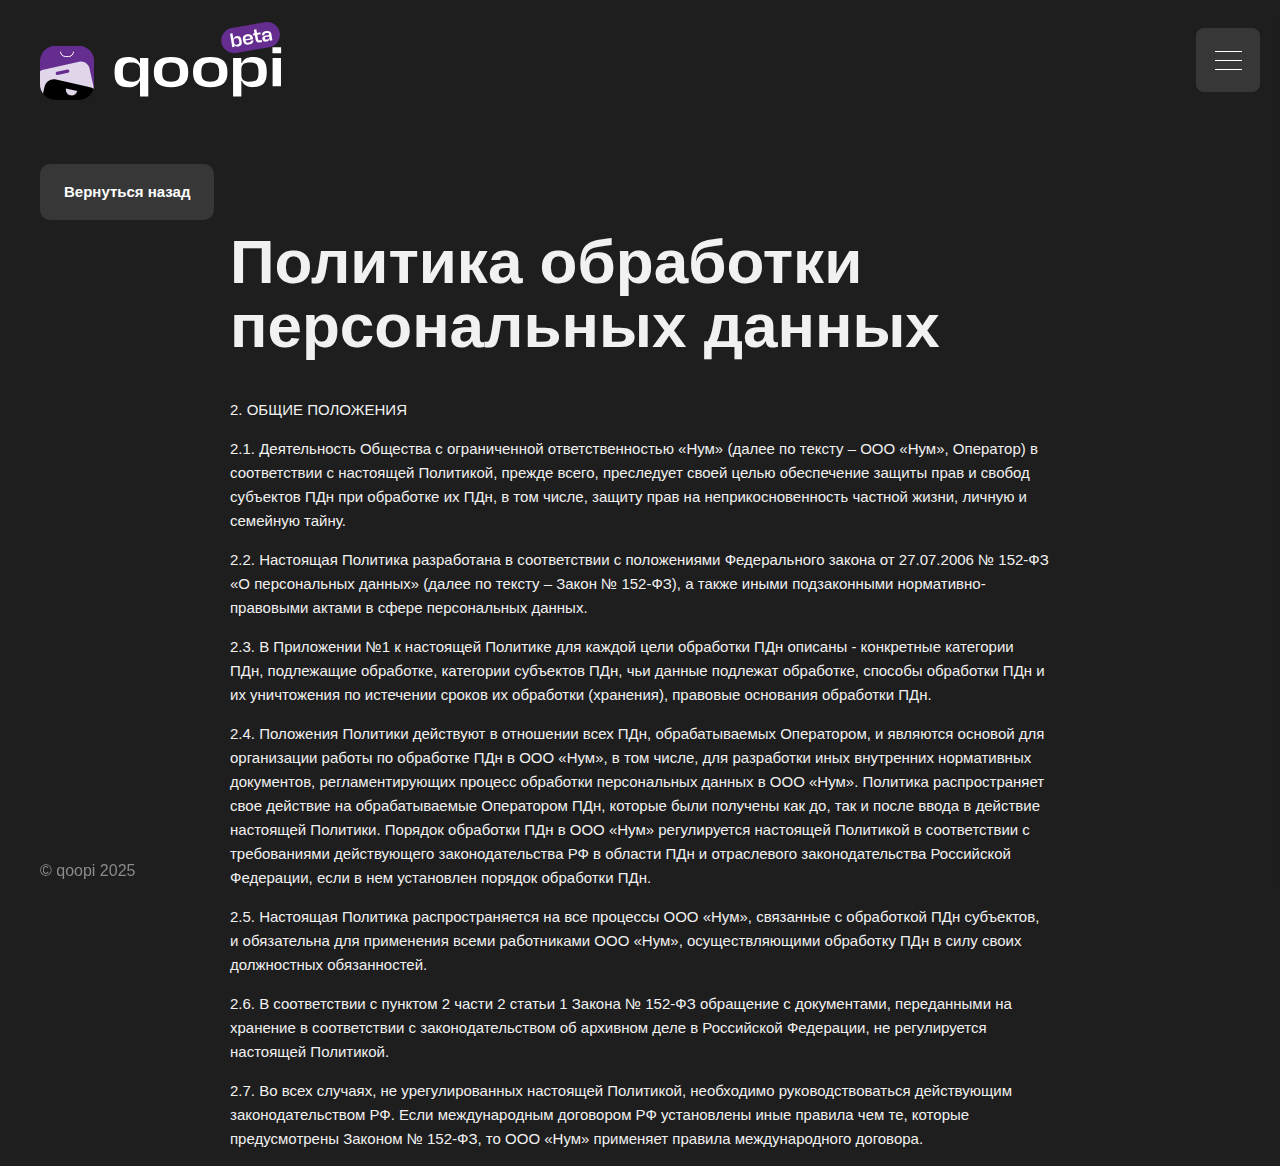
<file: privacy/privacy.html>
<!DOCTYPE html>
<html lang="ru">
<head>
    <meta charset="UTF-8">
    <meta name="viewport" content="width=device-width, initial-scale=1.0">
    <link rel="stylesheet" href="privacy.css">
    <script src="privacy.js" defer></script>
    <title>Правила обработки персональных данных</title>
</head>
<body>
    <header class="header">
        <div class="container">
           <div class="header__logo">
                <img class="main_logo" src="../img/logo/main_logo.svg" alt="">
           </div>
           <div class="header__menu">
            <button class="burger-btn" id="burgerBtn">
                <span></span>
                <span></span>
                <span></span>
            </button>
            <div class="menu-overlay" id="menuOverlay">
                <div class="menu-content">
                    <ul>
                        <li><a href="../index.html#home">О qoopi</a></li>
                        <li><a href="../index.html#blogers">Блогерам</a></li>
                        <li><a href="../index.html#brends">Брендам</a></li>
                        <li><a href="../index.html#sellers">Селлерам</a></li>
                    </ul>
                </div>
                <button class="menu-content__button">Задать вопрос</button>
            </div>
           </div>
        </div>
    </header>
    <div class="privacy-btn">
        <div class="container">
            <a href="../index.html" class="back-btn">Вернуться назад</a> 
        </div>
    </div>
    <div class="privacy-container">
        <div class="container">                        
        <div class="privacy-content">
            <div class="privacy-header">
                <h2>Политика обработки персональных данных</h2>
              </div>
              <div class="privacy-text">
                <p>2. ОБЩИЕ ПОЛОЖЕНИЯ</p>
                <p>2.1. Деятельность Общества с ограниченной ответственностью «Нум» (далее по тексту – ООО «Нум», Оператор) в соответствии с настоящей Политикой, прежде всего, преследует своей целью обеспечение защиты прав и свобод субъектов ПДн при обработке их ПДн, в том числе, защиту прав на неприкосновенность частной жизни, личную и семейную тайну.</p>
                <p>2.2. Настоящая Политика разработана в соответствии с положениями Федерального закона от 27.07.2006 № 152-ФЗ «О персональных данных» (далее по тексту – Закон № 152-ФЗ), а также иными подзаконными нормативно-правовыми актами в сфере персональных данных.</p>
                <p>2.3. В Приложении №1 к настоящей Политике для каждой цели обработки ПДн описаны - конкретные категории ПДн, подлежащие обработке, категории субъектов ПДн, чьи данные подлежат обработке, способы обработки ПДн и их уничтожения по истечении сроков их обработки (хранения), правовые основания обработки ПДн. </p>
                <p>2.4. Положения Политики действуют в отношении всех ПДн, обрабатываемых Оператором, и являются основой для организации работы по обработке ПДн в ООО «Нум», в том числе, для разработки иных внутренних нормативных документов, регламентирующих процесс обработки персональных данных в ООО «Нум». Политика распространяет свое действие на обрабатываемые Оператором ПДн, которые были получены как до, так и после ввода в действие настоящей Политики. Порядок обработки ПДн в ООО «Нум» регулируется настоящей Политикой в соответствии с требованиями действующего законодательства РФ в области ПДн и отраслевого законодательства Российской Федерации, если в нем установлен порядок обработки ПДн.</p>
                <p>2.5. Настоящая Политика распространяется на все процессы ООО «Нум», связанные с обработкой ПДн субъектов, и обязательна для применения всеми работниками ООО «Нум», осуществляющими обработку ПДн в силу своих должностных обязанностей.</p>
                <p>2.6. В соответствии с пунктом 2 части 2 статьи 1 Закона № 152-ФЗ обращение с документами, переданными на хранение в соответствии с законодательством об архивном деле в Российской Федерации, не регулируется настоящей Политикой.</p>
                <p>2.7. Во всех случаях, не урегулированных настоящей Политикой, необходимо руководствоваться действующим законодательством РФ. Если международным договором РФ установлены иные правила чем те, которые предусмотрены Законом № 152-ФЗ, то ООО «Нум» применяет правила международного договора.</p>
            </div>
        </div>
    </div>
    </div>
    <footer>
        <div class="container">
            <div class="footer-content">
                <div class="copyright">© qoopi 2025</div>
            </div>
        </div>
      </footer>
</body>
</html>
</file>
<file: privacy/privacy.css>
body {
    font-family: "Manrope", sans-serif;
    margin: 0;
    padding: 0;
    background: #1E1E1E;
}

button, a, input, textarea, select {
    outline: none;
}

h2{
    font-weight: 800;
    font-size: 62px;
    margin: 0;
    padding-bottom: 40px;
}

header{
    padding-top: 20px;
    padding-bottom: 20px;
}

p{
margin-top: 0;
}

.container{
    display: flex;
    padding-left: 40px;
    padding-right: 40px;
}

.privacy-container {
    display: flex;
    justify-content: center;
    margin-top: 10px;
    color: #f1f1f1;
}

.privacy-content{
    max-width: 820px;

}

.privacy-header{
line-height: 64px;
}

.privacy-text{
    font-weight: 500;
    font-size: 15px;
    line-height: 24px;
    letter-spacing: 0%;
}

.back-btn {
    font-family: "Manrope", sans-serif;
    display: block;
    font-weight: 700;
    font-size: 15px;
    line-height: 24px;  
    padding: 16px 24px;
    background: #373737;
    color: white;
    text-decoration: none;
    border-radius: 10px;
    margin-top: 40px;
}

/* Стили для бургер-кнопки */
.burger-btn {
    position: fixed;
    top: 28px;
    right: 20px;
    z-index: 1001;
    display: flex;
    flex-direction: column;
    justify-content: center;
    align-items: center;
    width: 64px;
    height: 64px;
    background: #373737;
    border: none;
    border-radius: 8px;
    cursor: pointer;
    padding: 0;
    
}

.burger-btn span {
    display: block;
    width: 27px;
    height: 1px;
    background-color: #fff;
    transition: all 0.3s;
    margin: 4px 0;
}

/* Стили для меню */
.menu-overlay {
    display: flex;
    flex-direction: column;
    justify-content: space-between;
    position: fixed;
    top: 20px;
    right: -520px; 
    width: 500px;
    height: calc(100% - 40px); 
    background-color: #373737;
    z-index: 1000;
    transition: right 0.3s ease;
    box-shadow: -5px 0 25px rgba(0, 0, 0, 0.15);
    border-radius: 16px;
    padding: 30px;
    box-sizing: border-box;
}

.menu-content ul {
    list-style: none;
    padding-top: 120px;
    padding-left: 40px;
    margin: 0;
}

.menu-content li {
    margin-bottom: 25px;
}

.menu-content a {
    text-decoration: none;
    color: #f1f1f1;
    font-size: 22px;
    font-weight: 500;
    transition: color 0.2s;
    display: block;
    padding: 8px 0;
}

.menu-content a:hover {
    color: #793EED;
}

/* Состояние открытого меню */
.menu-open .menu-overlay {
    right: 20px;
}

.menu-open .burger-btn span:nth-child(1) {
    transform: rotate(45deg) translate(8px, 7px);
}

.menu-open .burger-btn span:nth-child(2) {
    opacity: 0;
}

.menu-open .burger-btn span:nth-child(3) {
    transform: rotate(-45deg) translate(5px, -5px);
}

/* Дополнительные стили для основного контента */
.main-content {
    padding: 30px;
    max-width: 1200px;
    margin: 0 auto;
}

.menu-content__button{
    display: flex;
    justify-content: center;
    padding: 24px 40px;
    background-color: #793EED;
    color: #f1f1f1;
    font-family: "Manrope", sans-serif;
    font-size: 24px;
    line-height: 28px;
    font-weight: 700;
    gap: 10px;
    border-radius: 12px;
    box-shadow: none;
    cursor: pointer;
    border: none;
    
}

footer {
    color: #8A8A8A;
    padding: 20px 0;
    position: fixed;
    bottom: 0;
    left: 0;
    right: 0;
    width: 100%;
    z-index: 100;
  }
  
  .footer-content {
    max-width: 1200px;
    display: flex;
    justify-content: flex-start;
    align-items: center;
    gap: 40px;
  }
    
    .privacy-link {
      text-decoration: none;
      transition: color 0.3s;
    }
    
    .privacy-link:hover {
      color: #f1f1f1;
      text-decoration: none;
    }
</file>
